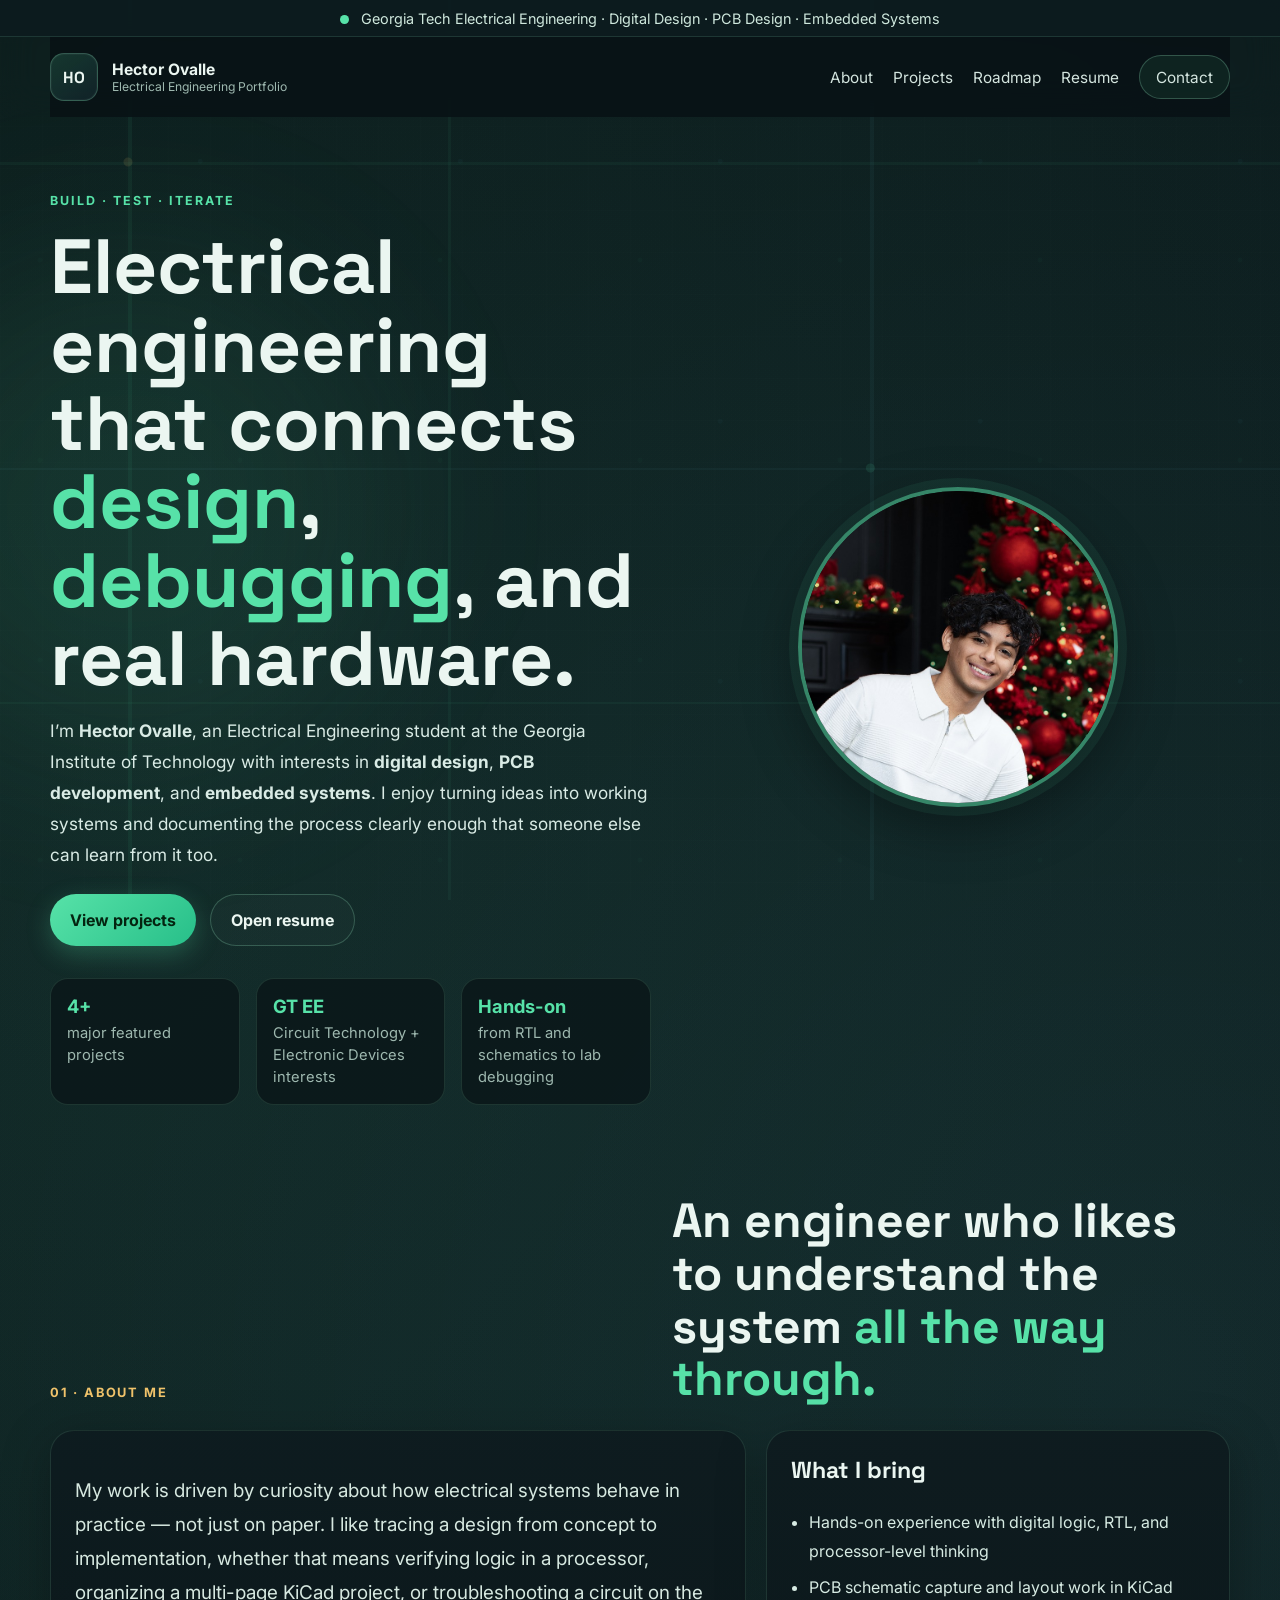
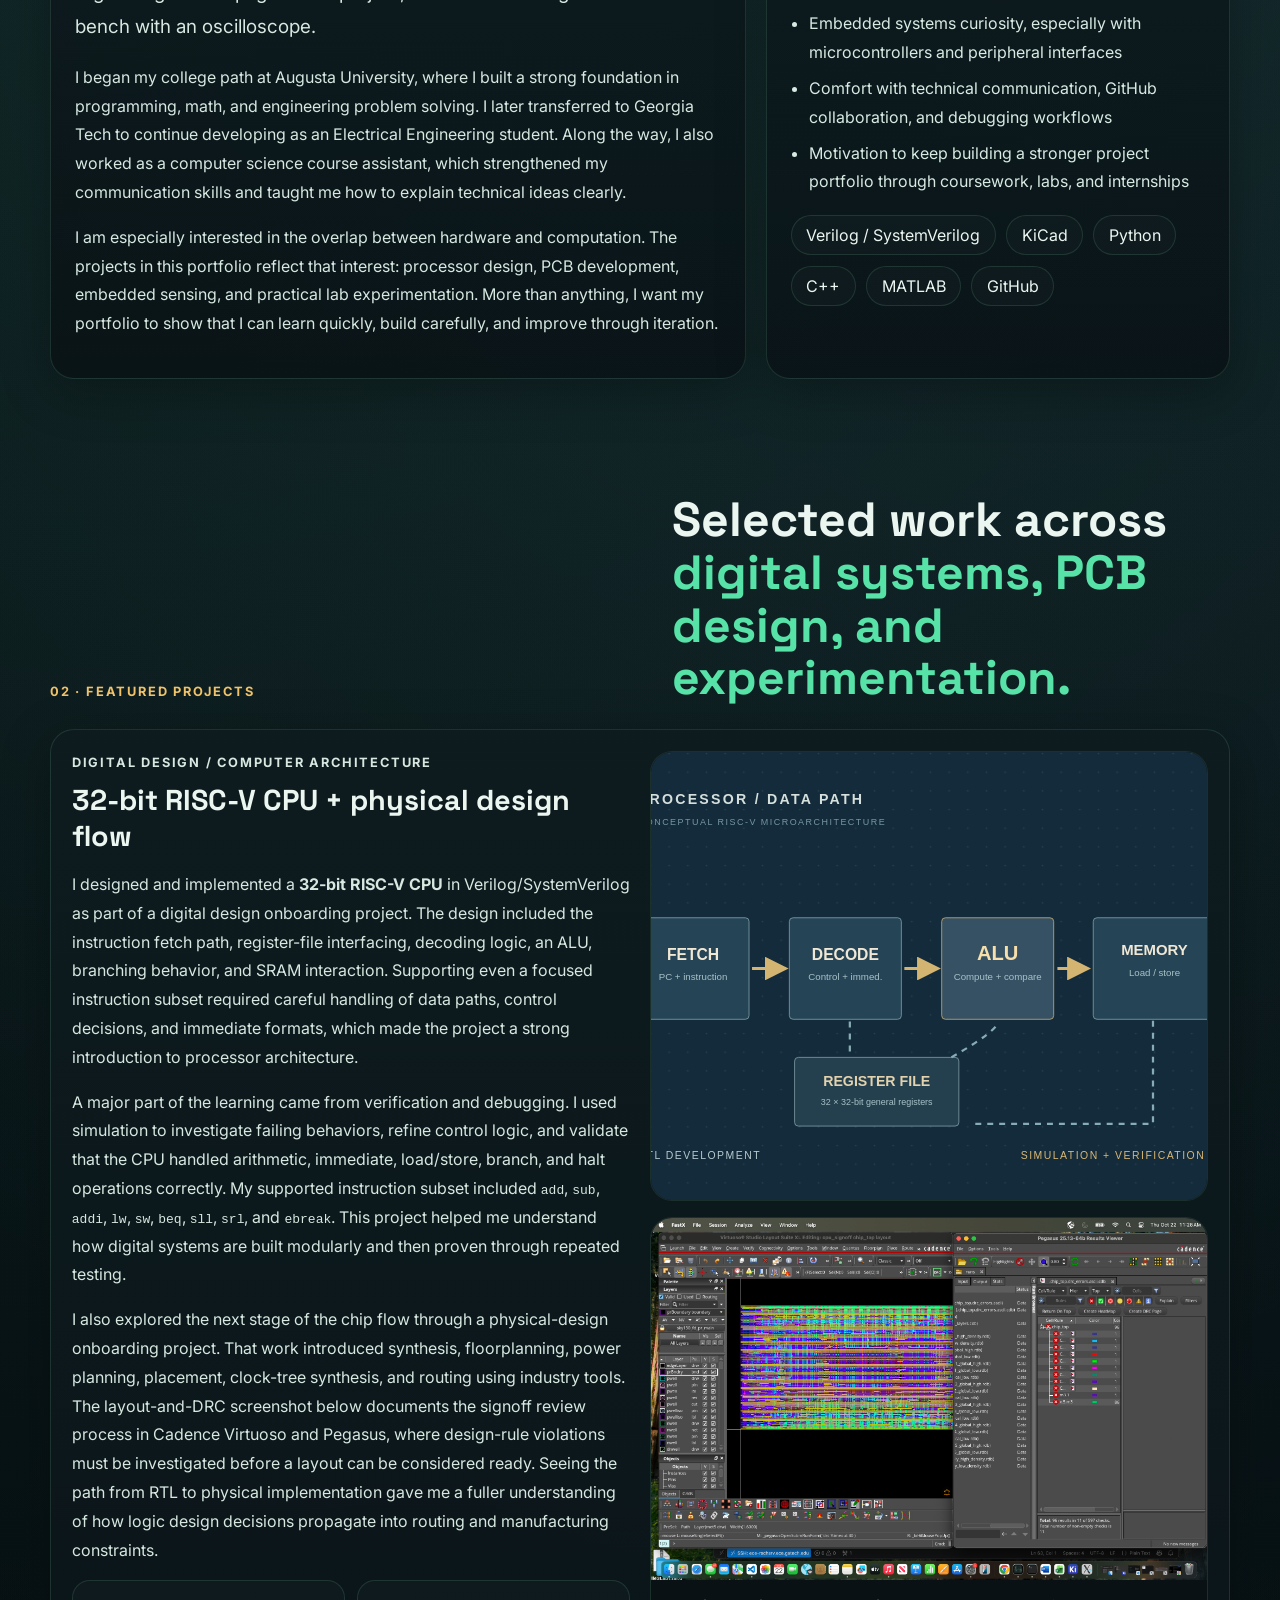
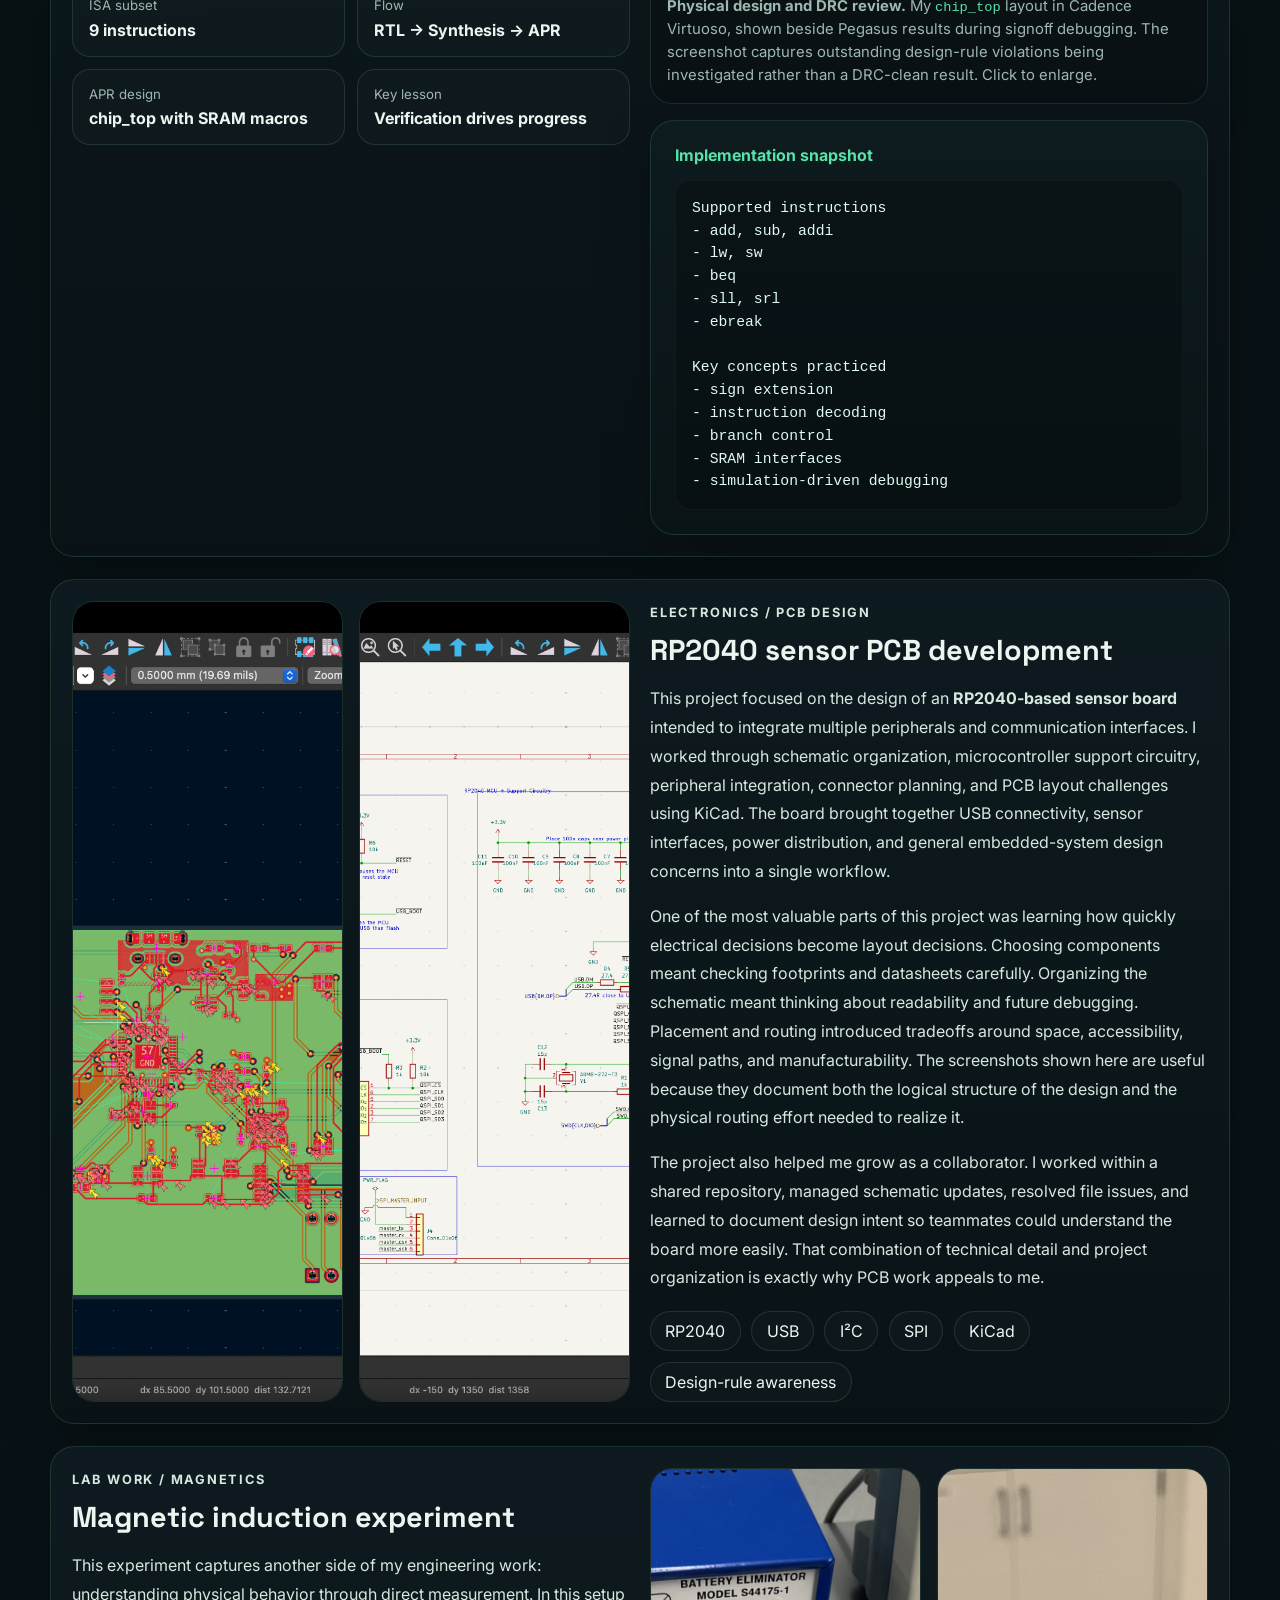
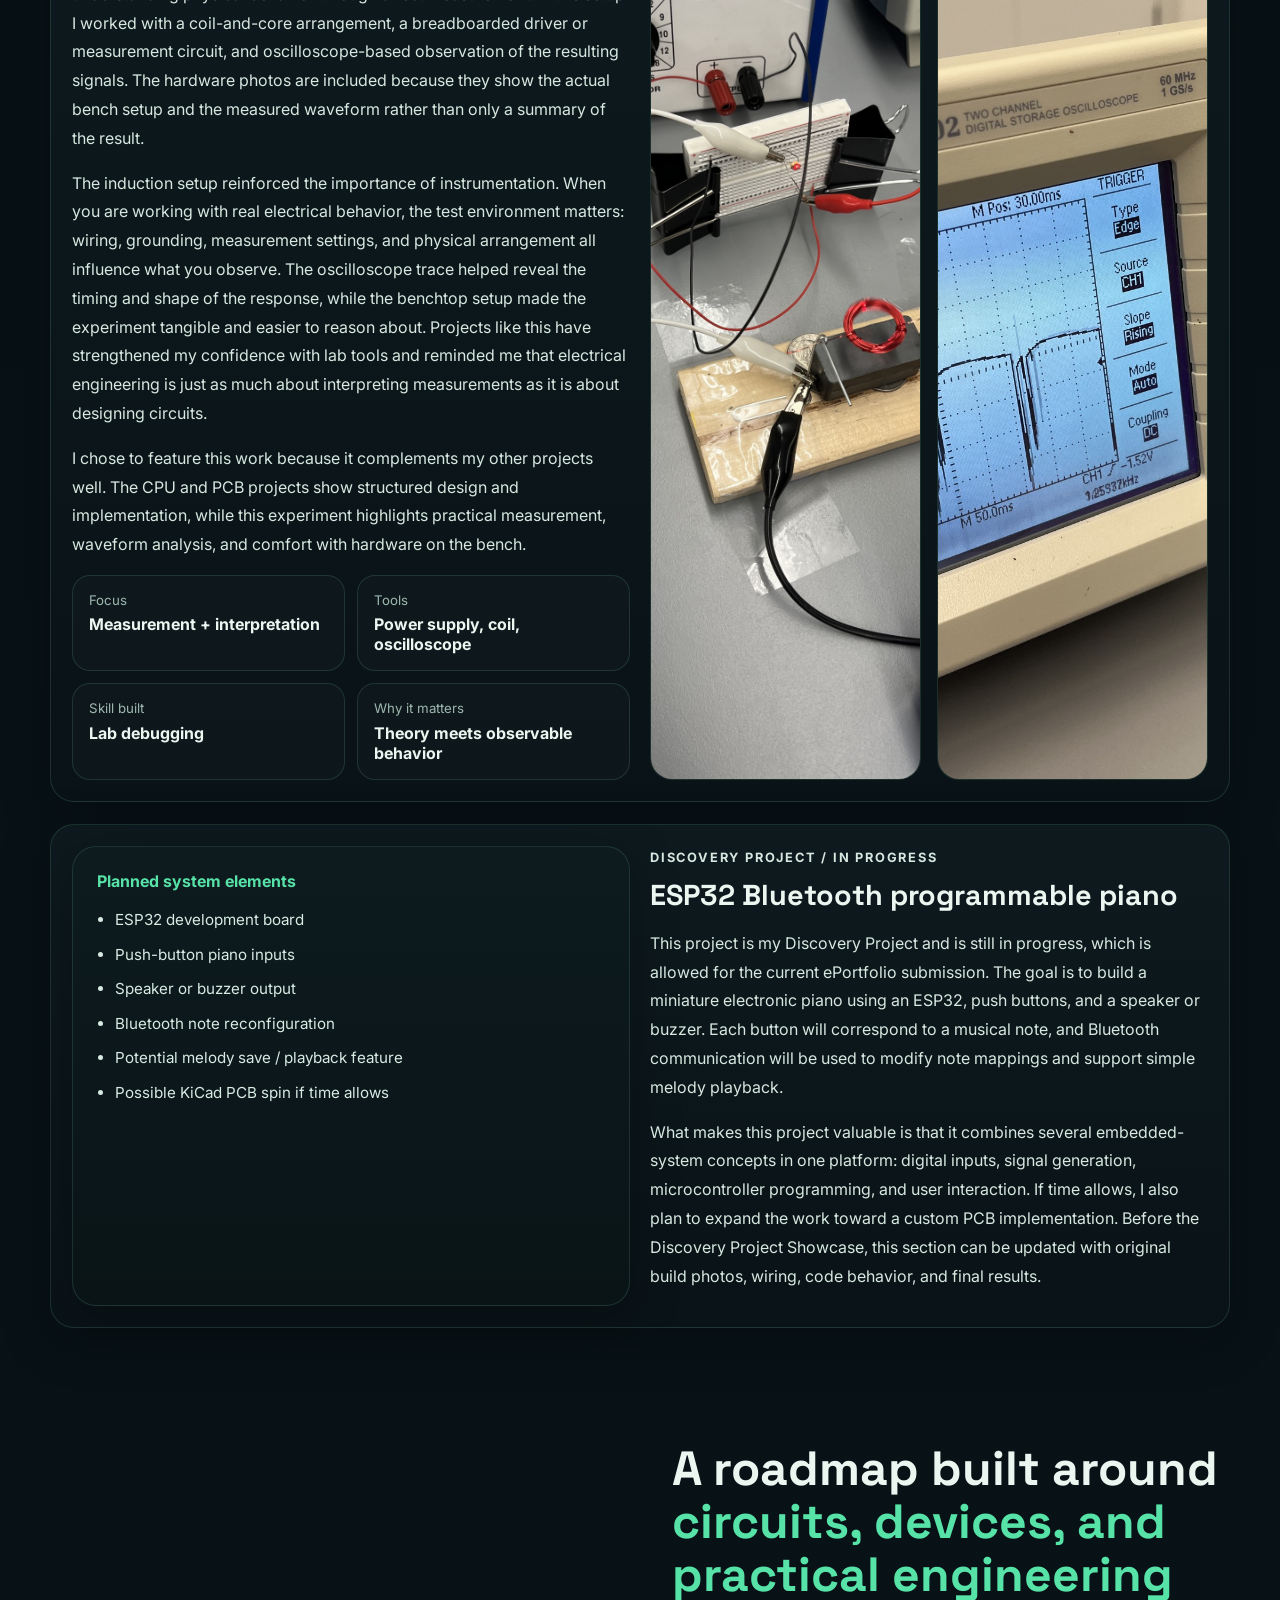
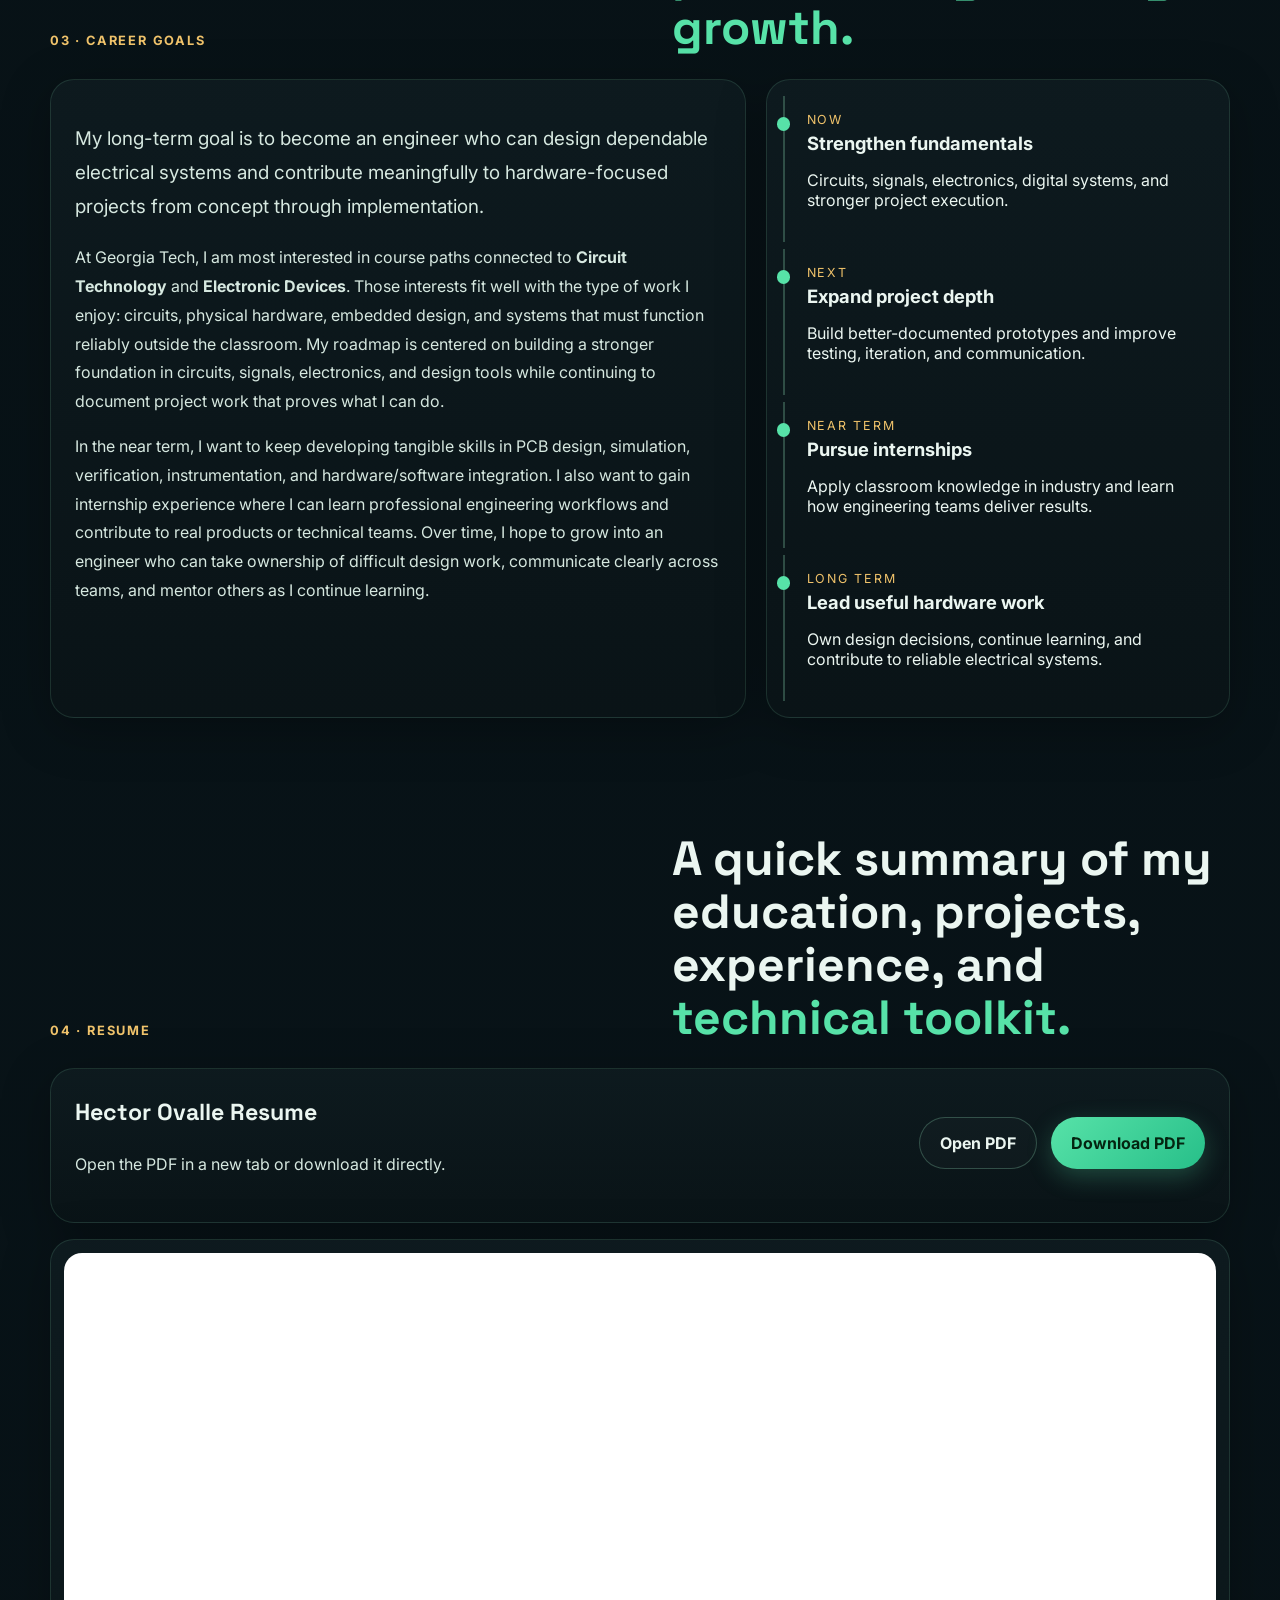
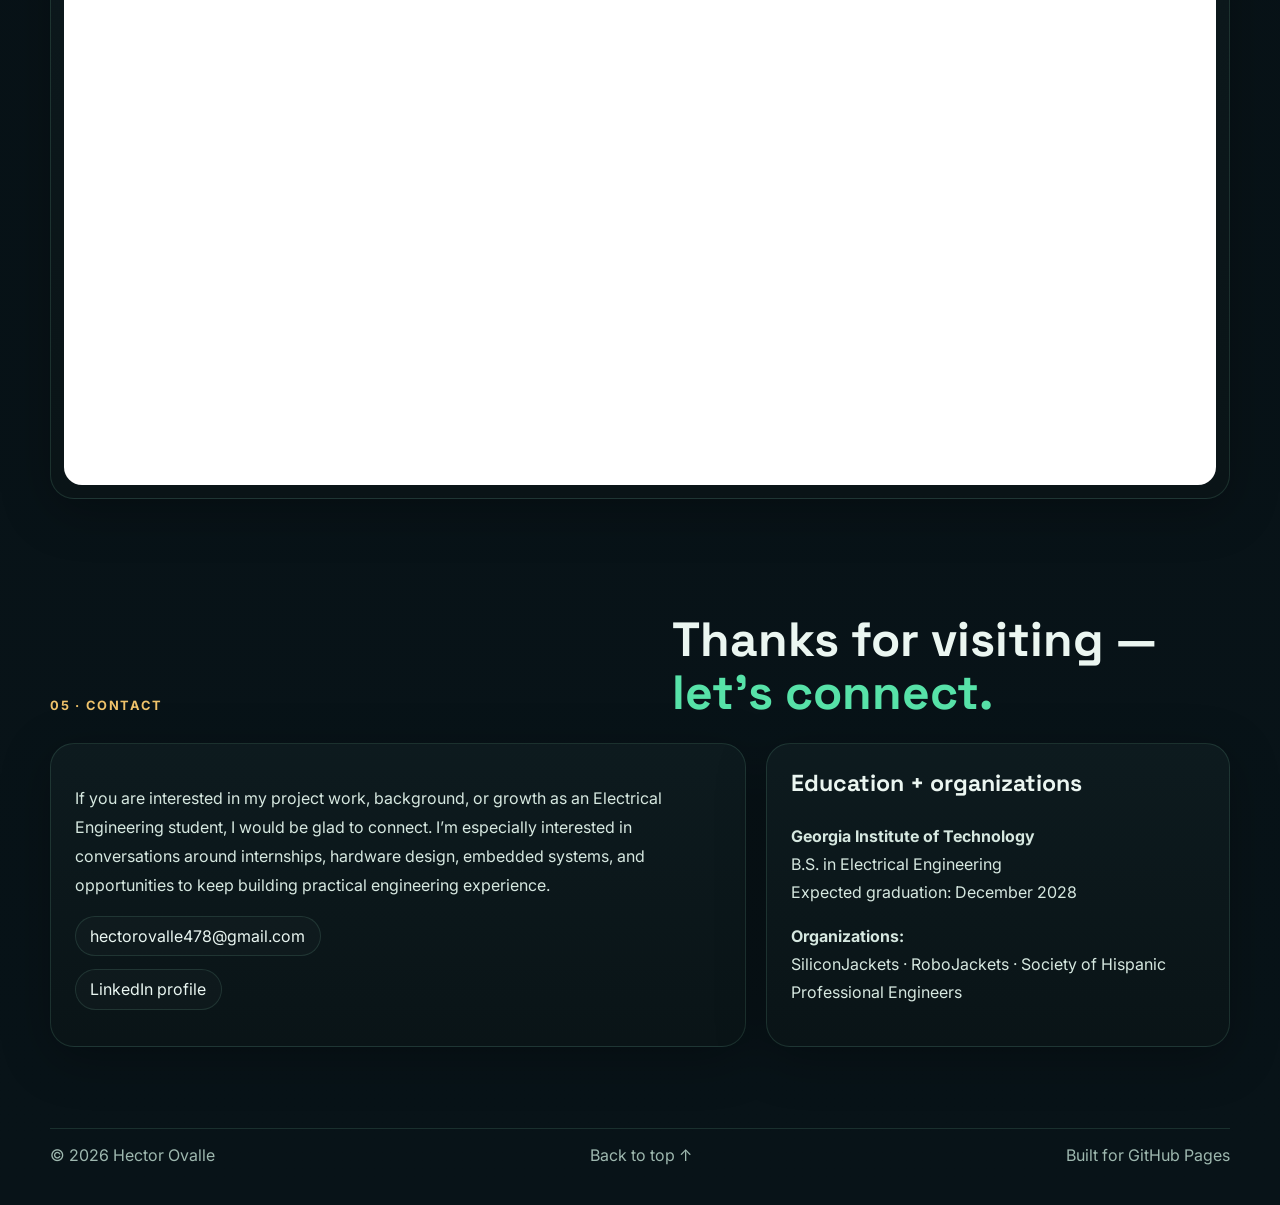
<file: index.html>
<!doctype html>
<html lang="en">
<head>
  <meta charset="utf-8">
  <meta name="viewport" content="width=device-width, initial-scale=1">
  <title>Hector Ovalle | Electrical Engineering Portfolio</title>
  <meta name="description" content="Electrical Engineering portfolio for Hector Ovalle, Georgia Tech student focused on digital design, PCB development, embedded systems, and hands-on experimentation.">
  <meta name="theme-color" content="#071013">
  <link rel="icon" href="assets/favicon.svg" type="image/svg+xml">
  <link rel="preconnect" href="https://fonts.googleapis.com">
  <link rel="preconnect" href="https://fonts.gstatic.com" crossorigin>
  <link href="https://fonts.googleapis.com/css2?family=Inter:wght@400;500;600;700;800&family=Space+Grotesk:wght@500;700&display=swap" rel="stylesheet">
  <link rel="stylesheet" href="styles.css">
  <script src="script.js" defer></script>
</head>
<body>
  <div class="page-glow"></div>
  <div class="pcb-overlay" aria-hidden="true"></div>
  <a class="skip-link" href="#main">Skip to content</a>

  <header class="site-header" id="top">
    <div class="announcement-bar">
      <span class="pulse-dot"></span>
      Georgia Tech Electrical Engineering · Digital Design · PCB Design · Embedded Systems
    </div>
    <nav class="nav shell">
      <a href="#top" class="brand" aria-label="Hector Ovalle home">
        <span class="brand-mark">HO</span>
        <span class="brand-text">
          <strong>Hector Ovalle</strong>
          <small>Electrical Engineering Portfolio</small>
        </span>
      </a>
      <button class="menu-toggle" id="menu-toggle" aria-expanded="false" aria-controls="nav-links" aria-label="Toggle navigation">
        <span></span><span></span><span></span>
      </button>
      <div class="nav-links" id="nav-links">
        <a href="#about">About</a>
        <a href="#projects">Projects</a>
        <a href="#roadmap">Roadmap</a>
        <a href="#resume">Resume</a>
        <a href="#contact" class="nav-button">Contact</a>
      </div>
    </nav>
  </header>

  <main id="main">
    <section class="hero shell">
      <div class="hero-copy">
        <div class="eyebrow">BUILD · TEST · ITERATE</div>
        <h1>Electrical engineering that connects <span>design</span>, <span>debugging</span>, and real hardware.</h1>
        <p class="hero-lead">I’m <strong>Hector Ovalle</strong>, an Electrical Engineering student at the Georgia Institute of Technology with interests in <strong>digital design</strong>, <strong>PCB development</strong>, and <strong>embedded systems</strong>. I enjoy turning ideas into working systems and documenting the process clearly enough that someone else can learn from it too.</p>
        <div class="hero-actions">
          <a class="button primary" href="#projects">View projects</a>
          <a class="button secondary" href="Hector_Ovalle_Resume.pdf" target="_blank" rel="noopener">Open resume</a>
        </div>
        <ul class="hero-stats" aria-label="Portfolio highlights">
          <li><strong>4+</strong><span>major featured projects</span></li>
          <li><strong>GT EE</strong><span>Circuit Technology + Electronic Devices interests</span></li>
          <li><strong>Hands-on</strong><span>from RTL and schematics to lab debugging</span></li>
        </ul>
      </div>
      <div class="hero-visual">
        <div class="portrait-card">
          <img src="assets/hero-portrait.jpg" alt="Portrait of Hector Ovalle seated in front of a Christmas tree">
          <div class="portrait-chip chip-one">PCB + Embedded</div>
          <div class="portrait-chip chip-two">Digital Design</div>
        </div>
      </div>
    </section>

    <section class="section shell" id="about">
      <div class="section-heading">
        <p class="section-kicker">01 · About Me</p>
        <h2>An engineer who likes to understand the system <em>all the way through.</em></h2>
      </div>
      <div class="about-grid">
        <div class="glass-card intro-card">
          <p class="large-copy">My work is driven by curiosity about how electrical systems behave in practice — not just on paper. I like tracing a design from concept to implementation, whether that means verifying logic in a processor, organizing a multi-page KiCad project, or troubleshooting a circuit on the bench with an oscilloscope.</p>
          <p>I began my college path at Augusta University, where I built a strong foundation in programming, math, and engineering problem solving. I later transferred to Georgia Tech to continue developing as an Electrical Engineering student. Along the way, I also worked as a computer science course assistant, which strengthened my communication skills and taught me how to explain technical ideas clearly.</p>
          <p>I am especially interested in the overlap between hardware and computation. The projects in this portfolio reflect that interest: processor design, PCB development, embedded sensing, and practical lab experimentation. More than anything, I want my portfolio to show that I can learn quickly, build carefully, and improve through iteration.</p>
        </div>
        <div class="glass-card checklist-card">
          <h3>What I bring</h3>
          <ul class="feature-list">
            <li>Hands-on experience with digital logic, RTL, and processor-level thinking</li>
            <li>PCB schematic capture and layout work in KiCad</li>
            <li>Embedded systems curiosity, especially with microcontrollers and peripheral interfaces</li>
            <li>Comfort with technical communication, GitHub collaboration, and debugging workflows</li>
            <li>Motivation to keep building a stronger project portfolio through coursework, labs, and internships</li>
          </ul>
          <div class="chip-row">
            <span>Verilog / SystemVerilog</span>
            <span>KiCad</span>
            <span>Python</span>
            <span>C++</span>
            <span>MATLAB</span>
            <span>GitHub</span>
          </div>
        </div>
      </div>
    </section>

    <section class="section shell" id="projects">
      <div class="section-heading">
        <p class="section-kicker">02 · Featured Projects</p>
        <h2>Selected work across <em>digital systems, PCB design, and experimentation.</em></h2>
      </div>

      <article class="project-card featured-project">
        <div class="project-copy">
          <p class="project-type">Digital Design / Computer Architecture</p>
          <h3>32-bit RISC-V CPU + physical design flow</h3>
          <p>I designed and implemented a <strong>32-bit RISC-V CPU</strong> in Verilog/SystemVerilog as part of a digital design onboarding project. The design included the instruction fetch path, register-file interfacing, decoding logic, an ALU, branching behavior, and SRAM interaction. Supporting even a focused instruction subset required careful handling of data paths, control decisions, and immediate formats, which made the project a strong introduction to processor architecture.</p>
          <p>A major part of the learning came from verification and debugging. I used simulation to investigate failing behaviors, refine control logic, and validate that the CPU handled arithmetic, immediate, load/store, branch, and halt operations correctly. My supported instruction subset included <code>add</code>, <code>sub</code>, <code>addi</code>, <code>lw</code>, <code>sw</code>, <code>beq</code>, <code>sll</code>, <code>srl</code>, and <code>ebreak</code>. This project helped me understand how digital systems are built modularly and then proven through repeated testing.</p>
          <p>I also explored the next stage of the chip flow through a physical-design onboarding project. That work introduced synthesis, floorplanning, power planning, placement, clock-tree synthesis, and routing using industry tools. The layout-and-DRC screenshot below documents the signoff review process in Cadence Virtuoso and Pegasus, where design-rule violations must be investigated before a layout can be considered ready. Seeing the path from RTL to physical implementation gave me a fuller understanding of how logic design decisions propagate into routing and manufacturing constraints.</p>
          <div class="metric-grid">
            <div><span>ISA subset</span><strong>9 instructions</strong></div>
            <div><span>Flow</span><strong>RTL → Synthesis → APR</strong></div>
            <div><span>APR design</span><strong>chip_top with SRAM macros</strong></div>
            <div><span>Key lesson</span><strong>Verification drives progress</strong></div>
          </div>
        </div>
        <div class="project-media-stack">
          <figure class="media-card lightbox-item">
            <img src="assets/riscv-architecture.svg" alt="Diagram showing the structure of a 32-bit RISC-V CPU including instruction fetch, decoder, register file, ALU, and memory interfaces">
            <figcaption>Architecture overview used to explain the CPU structure and main data/control path blocks.</figcaption>
          </figure>
          <figure class="media-card lightbox-item physical-design-screenshot">
            <img src="assets/cpu-physical-design-signoff.png" alt="Cadence Virtuoso routed chip_top layout beside Pegasus design-rule-check results during physical-design signoff review" loading="lazy">
            <figcaption><strong>Physical design and DRC review.</strong> My <code>chip_top</code> layout in Cadence Virtuoso, shown beside Pegasus results during signoff debugging. The screenshot captures outstanding design-rule violations being investigated rather than a DRC-clean result. Click to enlarge.</figcaption>
          </figure>
          <div class="glass-card code-card">
            <h4>Implementation snapshot</h4>
            <pre><code>Supported instructions
- add, sub, addi
- lw, sw
- beq
- sll, srl
- ebreak

Key concepts practiced
- sign extension
- instruction decoding
- branch control
- SRAM interfaces
- simulation-driven debugging</code></pre>
          </div>
        </div>
      </article>

      <article class="project-card reverse">
        <div class="project-media-stack">
          <div class="image-grid two-up">
            <figure class="media-card lightbox-item">
              <img src="assets/pcb-layout.png" alt="KiCad PCB layout screenshot showing routed traces and component placement on a sensor board">
              <figcaption>PCB layout progress in KiCad, showing routing density, connectors, and placement constraints.</figcaption>
            </figure>
            <figure class="media-card lightbox-item">
              <img src="assets/pcb-schematic.png" alt="KiCad schematic screenshot showing RP2040 MCU support circuitry and project hierarchy">
              <figcaption>Multi-page schematic organization for the RP2040-based board and its supporting circuitry.</figcaption>
            </figure>
          </div>
        </div>
        <div class="project-copy">
          <p class="project-type">Electronics / PCB Design</p>
          <h3>RP2040 sensor PCB development</h3>
          <p>This project focused on the design of an <strong>RP2040-based sensor board</strong> intended to integrate multiple peripherals and communication interfaces. I worked through schematic organization, microcontroller support circuitry, peripheral integration, connector planning, and PCB layout challenges using KiCad. The board brought together USB connectivity, sensor interfaces, power distribution, and general embedded-system design concerns into a single workflow.</p>
          <p>One of the most valuable parts of this project was learning how quickly electrical decisions become layout decisions. Choosing components meant checking footprints and datasheets carefully. Organizing the schematic meant thinking about readability and future debugging. Placement and routing introduced tradeoffs around space, accessibility, signal paths, and manufacturability. The screenshots shown here are useful because they document both the logical structure of the design and the physical routing effort needed to realize it.</p>
          <p>The project also helped me grow as a collaborator. I worked within a shared repository, managed schematic updates, resolved file issues, and learned to document design intent so teammates could understand the board more easily. That combination of technical detail and project organization is exactly why PCB work appeals to me.</p>
          <div class="chip-row">
            <span>RP2040</span>
            <span>USB</span>
            <span>I²C</span>
            <span>SPI</span>
            <span>KiCad</span>
            <span>Design-rule awareness</span>
          </div>
        </div>
      </article>

      <article class="project-card featured-project">
        <div class="project-copy">
          <p class="project-type">Lab Work / Magnetics</p>
          <h3>Magnetic induction experiment</h3>
          <p>This experiment captures another side of my engineering work: understanding physical behavior through direct measurement. In this setup I worked with a coil-and-core arrangement, a breadboarded driver or measurement circuit, and oscilloscope-based observation of the resulting signals. The hardware photos are included because they show the actual bench setup and the measured waveform rather than only a summary of the result.</p>
          <p>The induction setup reinforced the importance of instrumentation. When you are working with real electrical behavior, the test environment matters: wiring, grounding, measurement settings, and physical arrangement all influence what you observe. The oscilloscope trace helped reveal the timing and shape of the response, while the benchtop setup made the experiment tangible and easier to reason about. Projects like this have strengthened my confidence with lab tools and reminded me that electrical engineering is just as much about interpreting measurements as it is about designing circuits.</p>
          <p>I chose to feature this work because it complements my other projects well. The CPU and PCB projects show structured design and implementation, while this experiment highlights practical measurement, waveform analysis, and comfort with hardware on the bench.</p>
          <div class="metric-grid">
            <div><span>Focus</span><strong>Measurement + interpretation</strong></div>
            <div><span>Tools</span><strong>Power supply, coil, oscilloscope</strong></div>
            <div><span>Skill built</span><strong>Lab debugging</strong></div>
            <div><span>Why it matters</span><strong>Theory meets observable behavior</strong></div>
          </div>
        </div>
        <div class="project-media-stack">
          <div class="image-grid two-up">
            <figure class="media-card lightbox-item">
              <img src="assets/inductor-setup.jpg" alt="Bench setup showing a coil on a magnetic core connected to a power supply and breadboard">
              <figcaption>Hands-on induction setup with coil, core, power supply connections, and support circuitry.</figcaption>
            </figure>
            <figure class="media-card lightbox-item">
              <img src="assets/oscilloscope.jpg" alt="Oscilloscope displaying a measured waveform for the magnetic induction setup">
              <figcaption>Oscilloscope capture used to inspect the signal behavior and evaluate the experiment.</figcaption>
            </figure>
          </div>
        </div>
      </article>

      <article class="project-card reverse compact-project">
        <div class="project-copy">
          <p class="project-type">Discovery Project / In Progress</p>
          <h3>ESP32 Bluetooth programmable piano</h3>
          <p>This project is my Discovery Project and is still in progress, which is allowed for the current ePortfolio submission. The goal is to build a miniature electronic piano using an ESP32, push buttons, and a speaker or buzzer. Each button will correspond to a musical note, and Bluetooth communication will be used to modify note mappings and support simple melody playback.</p>
          <p>What makes this project valuable is that it combines several embedded-system concepts in one platform: digital inputs, signal generation, microcontroller programming, and user interaction. If time allows, I also plan to expand the work toward a custom PCB implementation. Before the Discovery Project Showcase, this section can be updated with original build photos, wiring, code behavior, and final results.</p>
        </div>
        <div class="project-media-stack">
          <div class="glass-card discovery-card">
            <h4>Planned system elements</h4>
            <ul class="feature-list small-list">
              <li>ESP32 development board</li>
              <li>Push-button piano inputs</li>
              <li>Speaker or buzzer output</li>
              <li>Bluetooth note reconfiguration</li>
              <li>Potential melody save / playback feature</li>
              <li>Possible KiCad PCB spin if time allows</li>
            </ul>
          </div>
        </div>
      </article>
    </section>

    <section class="section shell" id="roadmap">
      <div class="section-heading">
        <p class="section-kicker">03 · Career Goals</p>
        <h2>A roadmap built around <em>circuits, devices, and practical engineering growth.</em></h2>
      </div>
      <div class="roadmap-grid">
        <div class="glass-card roadmap-copy">
          <p class="large-copy">My long-term goal is to become an engineer who can design dependable electrical systems and contribute meaningfully to hardware-focused projects from concept through implementation.</p>
          <p>At Georgia Tech, I am most interested in course paths connected to <strong>Circuit Technology</strong> and <strong>Electronic Devices</strong>. Those interests fit well with the type of work I enjoy: circuits, physical hardware, embedded design, and systems that must function reliably outside the classroom. My roadmap is centered on building a stronger foundation in circuits, signals, electronics, and design tools while continuing to document project work that proves what I can do.</p>
          <p>In the near term, I want to keep developing tangible skills in PCB design, simulation, verification, instrumentation, and hardware/software integration. I also want to gain internship experience where I can learn professional engineering workflows and contribute to real products or technical teams. Over time, I hope to grow into an engineer who can take ownership of difficult design work, communicate clearly across teams, and mentor others as I continue learning.</p>
        </div>
        <div class="timeline-panel">
          <div class="timeline-step"><span>Now</span><h3>Strengthen fundamentals</h3><p>Circuits, signals, electronics, digital systems, and stronger project execution.</p></div>
          <div class="timeline-step"><span>Next</span><h3>Expand project depth</h3><p>Build better-documented prototypes and improve testing, iteration, and communication.</p></div>
          <div class="timeline-step"><span>Near term</span><h3>Pursue internships</h3><p>Apply classroom knowledge in industry and learn how engineering teams deliver results.</p></div>
          <div class="timeline-step"><span>Long term</span><h3>Lead useful hardware work</h3><p>Own design decisions, continue learning, and contribute to reliable electrical systems.</p></div>
        </div>
      </div>
    </section>

    <section class="section shell" id="resume">
      <div class="section-heading">
        <p class="section-kicker">04 · Resume</p>
        <h2>A quick summary of my education, projects, experience, and <em>technical toolkit.</em></h2>
      </div>
      <div class="resume-top glass-card">
        <div>
          <h3>Hector Ovalle Resume</h3>
          <p>Open the PDF in a new tab or download it directly.</p>
        </div>
        <div class="hero-actions">
          <a class="button secondary" href="Hector_Ovalle_Resume.pdf" target="_blank" rel="noopener">Open PDF</a>
          <a class="button primary" href="Hector_Ovalle_Resume.pdf" download>Download PDF</a>
        </div>
      </div>
      <div class="resume-frame glass-card">
        <iframe src="Hector_Ovalle_Resume.pdf#toolbar=1" title="Hector Ovalle resume"></iframe>
      </div>
    </section>

    <section class="section shell contact-section" id="contact">
      <div class="section-heading">
        <p class="section-kicker">05 · Contact</p>
        <h2>Thanks for visiting — <em>let’s connect.</em></h2>
      </div>
      <div class="contact-grid">
        <div class="glass-card">
          <p>If you are interested in my project work, background, or growth as an Electrical Engineering student, I would be glad to connect. I’m especially interested in conversations around internships, hardware design, embedded systems, and opportunities to keep building practical engineering experience.</p>
          <div class="contact-links">
            <a href="mailto:hectorovalle478@gmail.com">hectorovalle478@gmail.com</a>
            <a href="https://www.linkedin.com/in/hectorovalle77" target="_blank" rel="noopener">LinkedIn profile</a>
          </div>
        </div>
        <div class="glass-card mini-bio">
          <h3>Education + organizations</h3>
          <p><strong>Georgia Institute of Technology</strong><br>B.S. in Electrical Engineering<br>Expected graduation: December 2028</p>
          <p><strong>Organizations:</strong><br>SiliconJackets · RoboJackets · Society of Hispanic Professional Engineers</p>
        </div>
      </div>
    </section>
  </main>

  <footer class="site-footer">
    <div class="shell footer-inner">
      <span>© 2026 Hector Ovalle</span>
      <a href="#top">Back to top ↑</a>
      <span>Built for GitHub Pages</span>
    </div>
  </footer>

  <dialog class="lightbox" id="lightbox">
    <button class="lightbox-close" id="lightbox-close" aria-label="Close image">×</button>
    <img id="lightbox-image" alt="">
    <p id="lightbox-caption"></p>
  </dialog>
</body>
</html>
</file>
<file: styles.css>
:root{
  --bg:#071013;
  --panel:#0d1b1f;
  --panel-2:#11252b;
  --text:#ebf6f1;
  --muted:#9eb8af;
  --line:rgba(114,181,152,.18);
  --line-strong:rgba(114,181,152,.35);
  --accent:#57e2a8;
  --accent-2:#7ce2ff;
  --gold:#f0c36b;
  --shadow:0 12px 50px rgba(0,0,0,.28);
  --radius:24px;
  --shell:min(1180px, calc(100vw - 2rem));
}
*{box-sizing:border-box}
html{scroll-behavior:smooth}
body{
  margin:0;
  font-family:"Inter",system-ui,sans-serif;
  color:var(--text);
  background:
    radial-gradient(circle at 10% 10%, rgba(87,226,168,.10), transparent 28%),
    radial-gradient(circle at 90% 15%, rgba(124,226,255,.08), transparent 24%),
    linear-gradient(180deg, #071013 0%, #081318 100%);
  min-height:100vh;
  position:relative;
  overflow-x:hidden;
}
.page-glow{
  position:fixed; inset:auto auto 15% -10%; width:32rem; height:32rem; border-radius:50%;
  background:rgba(87,226,168,.08); filter:blur(90px); pointer-events:none; z-index:-2;
}
.pcb-overlay{
  position:fixed; inset:0; pointer-events:none; z-index:-1; opacity:.36;
  background-image:
    linear-gradient(rgba(255,255,255,.025) 1px, transparent 1px),
    linear-gradient(90deg, rgba(255,255,255,.025) 1px, transparent 1px),
    radial-gradient(circle at 20% 30%, rgba(87,226,168,.08) 0 2px, transparent 3px),
    radial-gradient(circle at 77% 62%, rgba(124,226,255,.08) 0 2px, transparent 3px);
  background-size: 42px 42px, 42px 42px, 200px 200px, 260px 260px;
}
body::before,
body::after{
  content:""; position:fixed; inset:0; pointer-events:none; z-index:-1; opacity:.25;
}
body::before{
  background:
    linear-gradient(90deg, transparent 10%, rgba(87,226,168,.25) 10%, rgba(87,226,168,.25) 10.3%, transparent 10.3%, transparent 35%, rgba(87,226,168,.2) 35%, rgba(87,226,168,.2) 35.25%, transparent 35.25%, transparent 68%, rgba(124,226,255,.18) 68%, rgba(124,226,255,.18) 68.25%, transparent 68.25%),
    linear-gradient(180deg, transparent 18%, rgba(87,226,168,.2) 18%, rgba(87,226,168,.2) 18.3%, transparent 18.3%, transparent 52%, rgba(124,226,255,.16) 52%, rgba(124,226,255,.16) 52.25%, transparent 52.25%, transparent 78%, rgba(87,226,168,.2) 78%, rgba(87,226,168,.2) 78.25%, transparent 78.25%);
}
body::after{
  background:
    radial-gradient(circle at 10% 18%, rgba(240,195,107,.45) 0 4px, transparent 5px),
    radial-gradient(circle at 68% 52%, rgba(87,226,168,.45) 0 4px, transparent 5px),
    radial-gradient(circle at 84% 74%, rgba(124,226,255,.45) 0 4px, transparent 5px);
}
a{color:inherit; text-decoration:none}
img{max-width:100%; display:block}
button{font:inherit}
.shell{width:var(--shell); margin-inline:auto}
.skip-link{position:absolute; left:-999px; top:auto}
.skip-link:focus{left:1rem; top:1rem; background:#fff; color:#000; padding:.75rem 1rem; border-radius:12px; z-index:50}
.announcement-bar{
  text-align:center; padding:.6rem 1rem; font-size:.9rem; color:#cfe8dd;
  border-bottom:1px solid var(--line);
  background:rgba(13,27,31,.82); backdrop-filter:blur(10px);
}
.pulse-dot{display:inline-block; width:.55rem; height:.55rem; border-radius:50%; background:var(--accent); box-shadow:0 0 0 0 rgba(87,226,168,.4); margin-right:.55rem; animation:pulse 1.9s infinite}
@keyframes pulse{70%{box-shadow:0 0 0 10px rgba(87,226,168,0)}100%{box-shadow:0 0 0 0 rgba(87,226,168,0)}}
.site-header{position:sticky; top:0; z-index:30; backdrop-filter:blur(18px)}
.nav{
  display:flex; align-items:center; justify-content:space-between; gap:1rem;
  padding:1rem 0; background:rgba(7,16,19,.74);
}
.brand{display:flex; gap:.85rem; align-items:center}
.brand-mark{
  width:3rem; height:3rem; border:1px solid var(--line-strong); border-radius:14px;
  display:grid; place-items:center; font-family:"Space Grotesk",sans-serif; font-weight:700;
  background:linear-gradient(145deg, rgba(87,226,168,.18), rgba(124,226,255,.08));
  box-shadow: inset 0 0 0 1px rgba(255,255,255,.03);
}
.brand-text strong{display:block; font-size:.98rem}
.brand-text small{display:block; color:var(--muted); font-size:.76rem}
.nav-links{display:flex; align-items:center; gap:1.25rem}
.nav-links a{color:#d4e5df; font-size:.96rem}
.nav-links a:hover{color:#fff}
.nav-button{
  border:1px solid var(--line-strong); border-radius:999px; padding:.72rem 1rem;
  background:rgba(87,226,168,.08)
}
.menu-toggle{display:none; background:none; border:0; padding:.25rem}
.menu-toggle span{display:block; width:1.55rem; height:2px; margin:.28rem 0; background:#fff}
.hero{
  display:grid; grid-template-columns:1.05fr .95fr; gap:2.2rem; align-items:center;
  min-height:calc(100vh - 8rem); padding:4.5rem 0 2rem;
}
.eyebrow{
  display:inline-flex; align-items:center; gap:.6rem; letter-spacing:.16em; text-transform:uppercase;
  font-size:.78rem; color:var(--accent); margin-bottom:1rem; font-weight:700;
}
.hero h1{font:800 clamp(2.7rem, 6vw, 5rem)/1.02 "Space Grotesk", sans-serif; margin:.2rem 0 1rem; max-width:12ch}
.hero h1 span{color:var(--accent)}
.hero-lead{font-size:1.08rem; line-height:1.8; color:#d9ebe5; max-width:62ch}
.hero-actions{display:flex; flex-wrap:wrap; gap:.85rem; margin:1.5rem 0 1.8rem}
.button{
  display:inline-flex; justify-content:center; align-items:center; padding:.92rem 1.25rem; border-radius:999px;
  font-weight:700; transition:transform .18s ease, border-color .18s ease, background .18s ease;
}
.button:hover{transform:translateY(-2px)}
.button.primary{background:linear-gradient(135deg, var(--accent), #27bf89); color:#042410; box-shadow:0 8px 25px rgba(87,226,168,.25)}
.button.secondary{border:1px solid var(--line-strong); background:rgba(255,255,255,.02)}
.hero-stats{display:grid; grid-template-columns:repeat(3,1fr); gap:1rem; padding:0; list-style:none; margin:2rem 0 0}
.hero-stats li{background:rgba(10,22,25,.82); border:1px solid var(--line); border-radius:18px; padding:1rem}
.hero-stats strong{display:block; color:var(--accent); font-size:1.15rem; margin-bottom:.35rem}
.hero-stats span{color:var(--muted); font-size:.92rem; line-height:1.5}
.hero-visual{
  display:flex;
  justify-content:center;
  align-items:center;
}
.portrait-card{
  position:relative;
  width:min(320px, 78vw);
  aspect-ratio:1 / 1;
  border-radius:50%;
  overflow:hidden;
  border:4px solid rgba(87,226,168,.55);
  background:#0f171a;
  box-shadow:0 0 0 9px rgba(87,226,168,.07), 0 18px 55px rgba(0,0,0,.38);
}
.portrait-card::before{display:none}
.portrait-card img{
  width:100%;
  height:100%;
  aspect-ratio:1 / 1;
  object-fit:cover;
  object-position:center top;
  transform:scale(1.8);
  transform-origin:60% 45%;
}
.portrait-chip{display:none}
.section{padding:3.6rem 0}
.section-heading{display:flex; justify-content:space-between; gap:1rem; align-items:end; margin-bottom:1.5rem}
.section-kicker{margin:0 0 .4rem; color:var(--gold); text-transform:uppercase; letter-spacing:.14em; font-size:.8rem; font-weight:700}
.section-heading h2{margin:0; font:700 clamp(1.85rem, 4vw, 3rem)/1.1 "Space Grotesk", sans-serif; max-width:18ch}
.section-heading em{color:var(--accent); font-style:normal}
.about-grid,.roadmap-grid,.contact-grid{display:grid; grid-template-columns:1.2fr .8fr; gap:1.25rem}
.glass-card,.project-card,.timeline-panel,.resume-frame{
  background:linear-gradient(180deg, rgba(14,27,31,.95), rgba(10,20,23,.95));
  border:1px solid var(--line); border-radius:var(--radius); box-shadow:var(--shadow)
}
.glass-card{padding:1.5rem}
.large-copy{font-size:1.18rem; line-height:1.8; color:#e2f0ea}
.intro-card p,.roadmap-copy p,.project-copy p,.glass-card p{line-height:1.8; color:#d6e8e0}
.checklist-card h3,.project-copy h3,.resume-top h3,.mini-bio h3{margin-top:0; font-family:"Space Grotesk",sans-serif; font-size:1.45rem}
.feature-list{padding-left:1.15rem; line-height:1.8; color:#d7ebe3}
.feature-list li+li{margin-top:.45rem}
.chip-row{display:flex; flex-wrap:wrap; gap:.65rem; margin-top:1.15rem}
.chip-row span,.contact-links a,.metric-grid div{
  border:1px solid var(--line); background:rgba(255,255,255,.02); border-radius:999px; padding:.58rem .9rem;
}
.project-card{
  display:grid; grid-template-columns:1fr 1fr; gap:1.25rem; padding:1.3rem; margin-top:1.4rem;
}
.project-card.reverse{grid-template-columns:1fr 1fr}
.project-card.reverse .project-media-stack{order:1}
.project-card.reverse .project-copy{order:2}
.project-type{margin:0; color:var(--gold); letter-spacing:.14em; text-transform:uppercase; font-size:.8rem; font-weight:700}
.project-copy h3{margin:.5rem 0 1rem; font-size:1.8rem}
.metric-grid{display:grid; grid-template-columns:repeat(2,minmax(0,1fr)); gap:.75rem; margin-top:1rem}
.metric-grid div{border-radius:18px; padding:1rem}
.metric-grid span{display:block; color:var(--muted); font-size:.83rem; margin-bottom:.4rem}
.metric-grid strong{font-size:1rem}
.project-media-stack{display:grid; gap:1rem}
.media-card{margin:0; overflow:hidden; border-radius:22px; border:1px solid var(--line); background:#091114}
.media-card img{width:100%; height:100%; object-fit:cover; cursor:zoom-in}
.media-card figcaption{padding:.95rem 1rem 1rem; color:var(--muted); font-size:.93rem; line-height:1.55}
.image-grid.two-up{display:grid; grid-template-columns:1fr 1fr; gap:1rem}
.code-card pre{
  margin:0; overflow:auto; color:#dffaf1; background:rgba(0,0,0,.22); border:1px solid rgba(255,255,255,.03);
  border-radius:16px; padding:1rem; font-size:.92rem; line-height:1.55
}
.code-card h4,.discovery-card h4{margin-top:0; margin-bottom:.9rem; color:var(--accent)}
.discovery-card{height:100%}
.small-list{font-size:.95rem}
.timeline-panel{padding:1rem}
.timeline-step{position:relative; padding:1rem 1rem 1rem 1.35rem; border-left:2px solid var(--line-strong)}
.timeline-step+ .timeline-step{margin-top:.4rem}
.timeline-step::before{
  content:""; position:absolute; width:.85rem; height:.85rem; left:-.53rem; top:1.35rem; border-radius:50%; background:var(--accent)
}
.timeline-step span{display:block; color:var(--gold); font-size:.78rem; text-transform:uppercase; letter-spacing:.14em; margin-bottom:.35rem}
.timeline-step h3{margin:.15rem 0 .5rem; font-size:1.15rem}
.resume-top{display:flex; justify-content:space-between; gap:1rem; align-items:center; margin-bottom:1rem}
.resume-frame{padding:.8rem; height:860px}
.resume-frame iframe{width:100%; height:100%; border:0; border-radius:18px; background:white}
.contact-links{display:flex; flex-direction:column; gap:.8rem; margin-top:1rem}
.contact-links a{display:inline-flex; width:max-content; color:#e9f6f1}
.mini-bio p{line-height:1.75}
.site-footer{padding:1.5rem 0 2.5rem; color:var(--muted)}
.footer-inner{display:flex; justify-content:space-between; gap:1rem; flex-wrap:wrap; border-top:1px solid var(--line); padding-top:1rem}
.lightbox{width:min(92vw, 1100px); border:1px solid var(--line); border-radius:24px; background:#071013; padding:1rem; color:var(--text)}
.lightbox::backdrop{background:rgba(0,0,0,.82)}
.lightbox img{width:100%; max-height:78vh; object-fit:contain; border-radius:18px}
.lightbox p{color:var(--muted); margin:.85rem .2rem .2rem}
.lightbox-close{
  position:absolute; top:.6rem; right:.8rem; width:2.5rem; height:2.5rem; border-radius:50%; border:1px solid var(--line-strong);
  background:rgba(0,0,0,.55); color:#fff; font-size:1.5rem; cursor:pointer
}
@media (max-width: 980px){
  .hero,.project-card,.about-grid,.roadmap-grid,.contact-grid{grid-template-columns:1fr}
  .hero{padding-top:3.5rem}
  .hero h1{max-width:14ch}
  .section-heading{align-items:start; flex-direction:column}
  .image-grid.two-up{grid-template-columns:1fr}
  .resume-top{flex-direction:column; align-items:flex-start}
}
@media (max-width: 760px){
  .menu-toggle{display:block}
  .nav-links{
    position:absolute; top:100%; right:1rem; left:1rem; display:none; flex-direction:column; align-items:flex-start;
    background:rgba(7,16,19,.96); border:1px solid var(--line); border-radius:22px; padding:1rem;
  }
  .nav-links.open{display:flex}
  .hero-stats{grid-template-columns:1fr}
  .metric-grid{grid-template-columns:1fr}
  .section{padding:3rem 0}
  .brand-text small{display:none}
}

/* Display signoff screenshot fully so DRC details stay visible. */
.physical-design-screenshot img{
  display:block;
  width:100%;
  height:auto;
  object-fit:contain;
  background:#050c10;
}
.physical-design-screenshot figcaption code{
  color:var(--accent);
  font-size:.92em;
}
</file>
